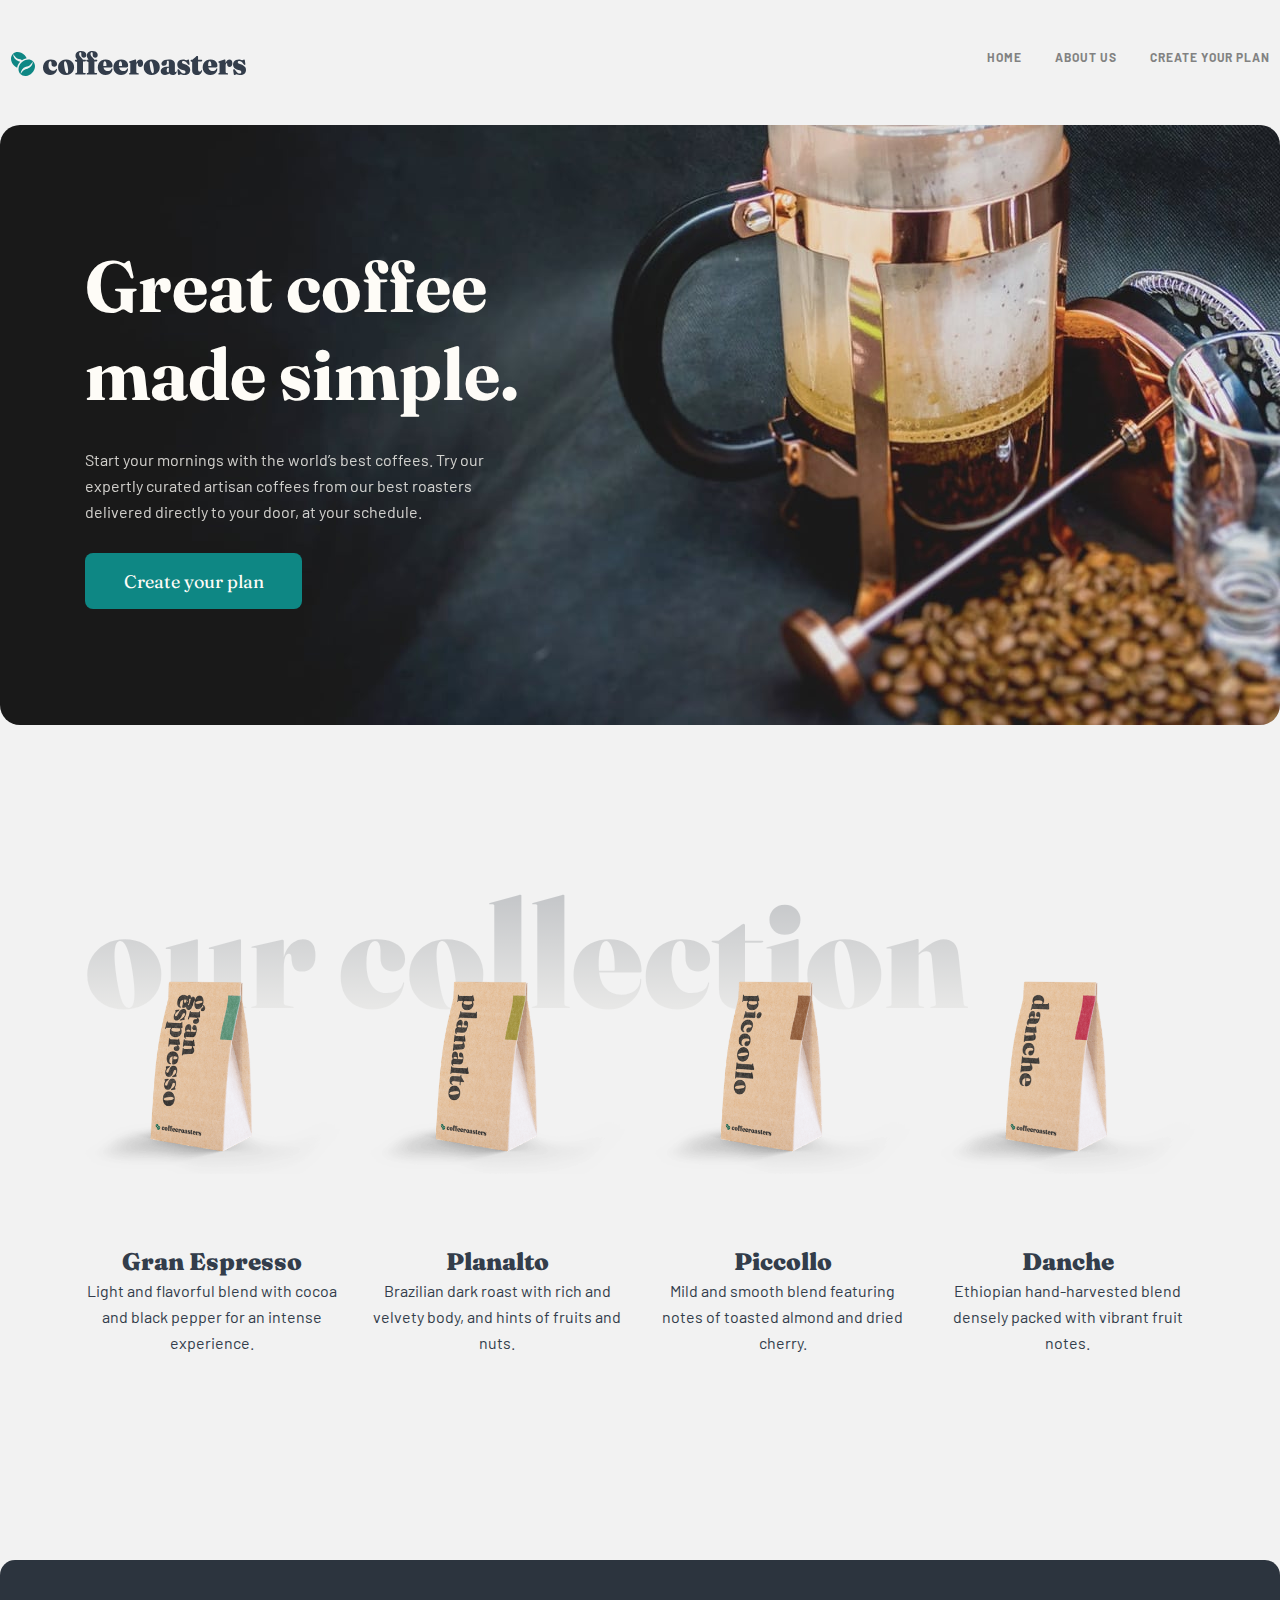
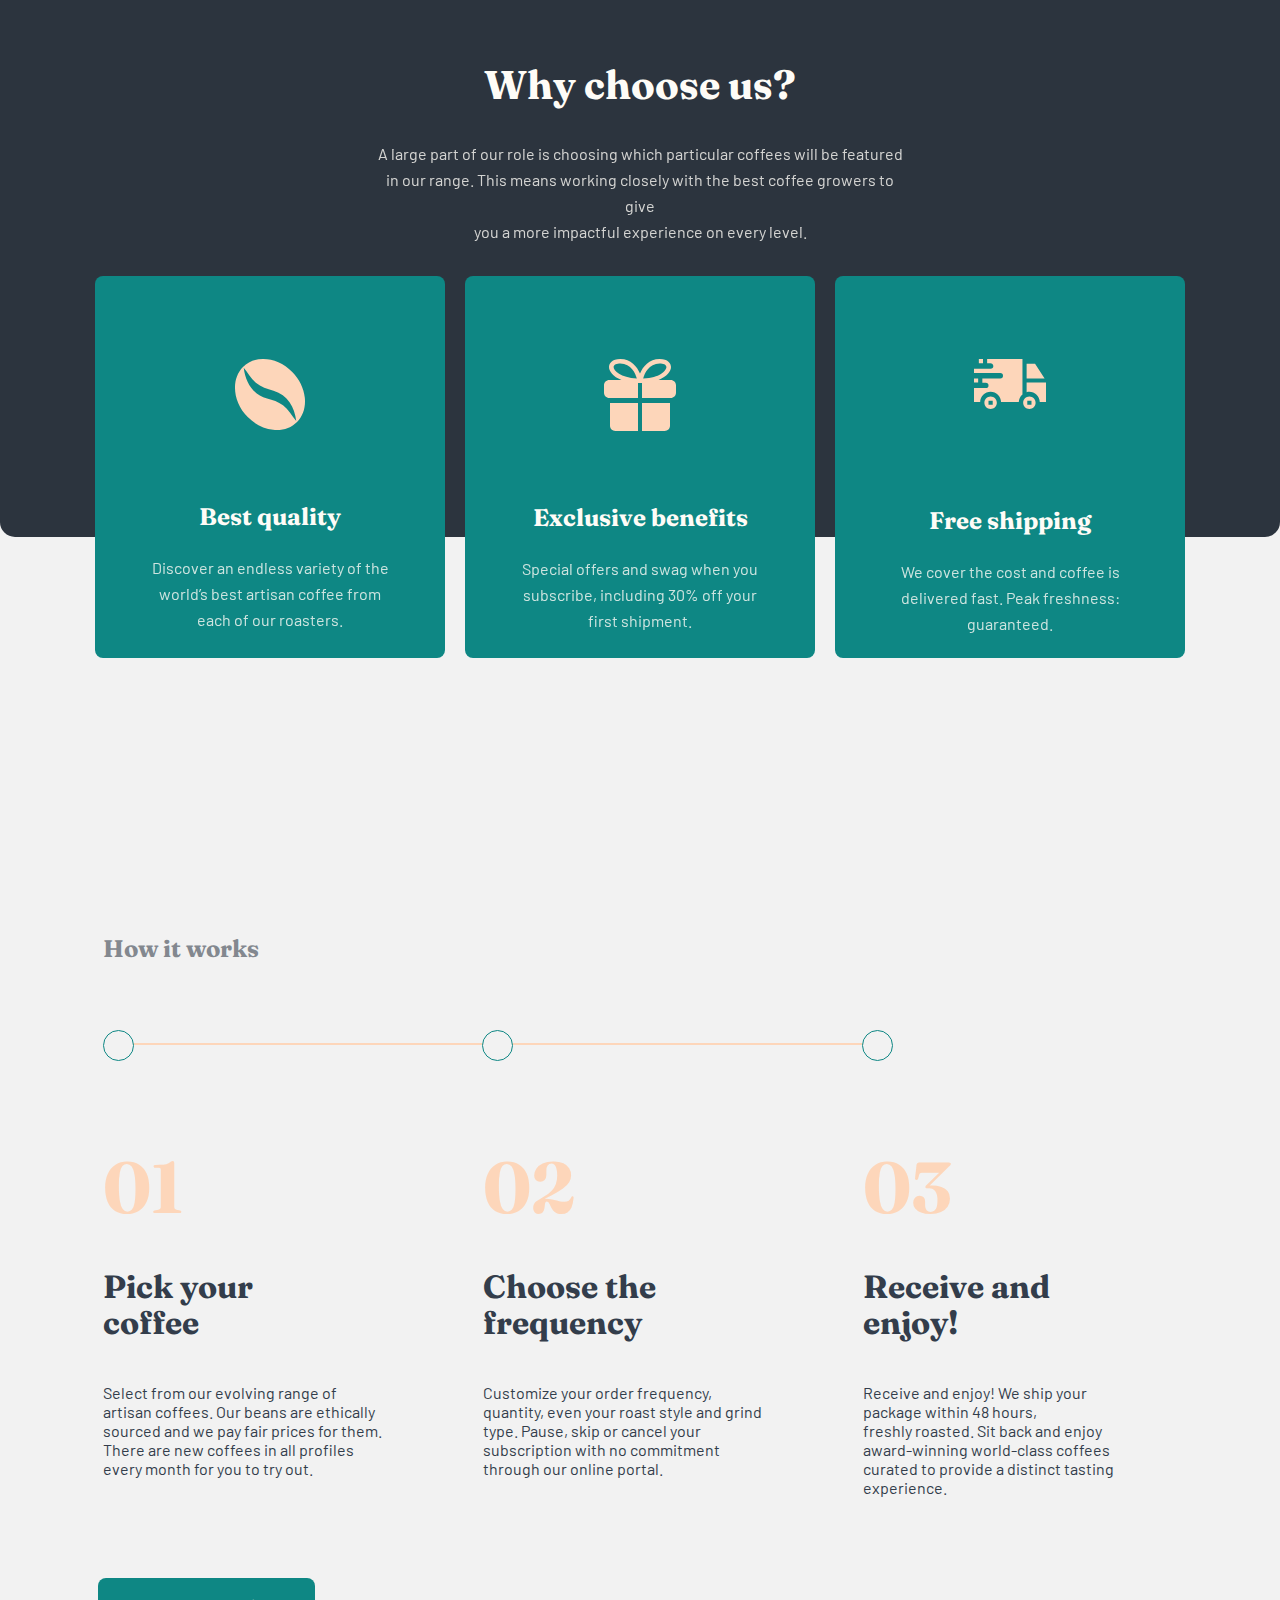
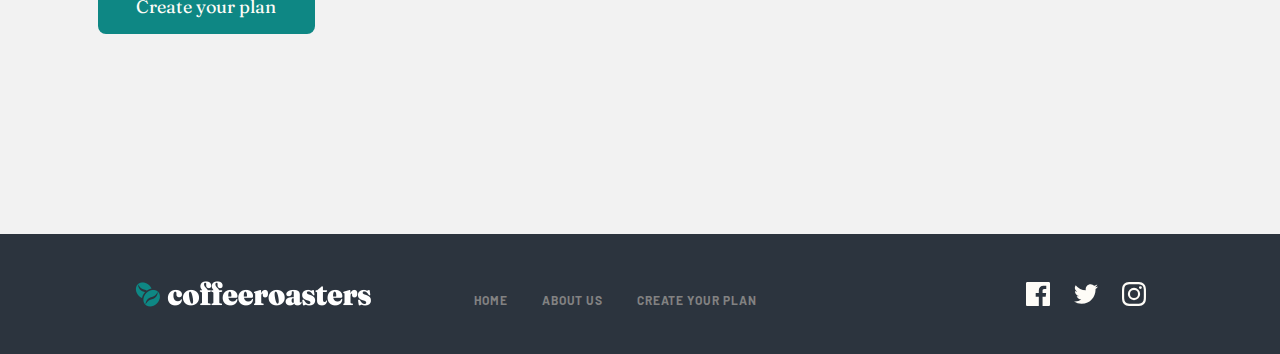
<file: index.html>
<!DOCTYPE html>
<html lang="en">
  <head>
    <meta charset="UTF-8" />
    <meta name="viewport" content="width=device-width, initial-scale=1.0" />

    <link
      rel="icon"
      type="image/svg"
      sizes="32x32"
      href="./assets/home/desktop/icon-coffee-bean.svg"
    />
    <link rel="stylesheet" href="styles.css" />
    <link rel="stylesheet" href="index.css" />

    <title>Coffeeroasters subscription site</title>
  </head>
  <body>
    <header>
      <nav>
        <a class="nav-logo" href="#"
          ><img src="./assets/shared/desktop/logo.svg" alt="logo"
        /></a>

        <ul class="nav-items">
          <li><a href="/index.html">HOME</a></li>
          <li><a href="/about.html">ABOUT US</a></li>
          <li><a href="plan.html">CREATE YOUR PLAN</a></li>
        </ul>
      </nav>
    </header>

    <div class="hero">
      <div class="hero-txt">
        <h1>
          Great coffee <br />
          made simple.
        </h1>

        <p>
          Start your mornings with the world’s best coffees. Try our <br />
          expertly curated artisan coffees from our best roasters <br />
          delivered directly to your door, at your schedule.
        </p>
        <a href="./plan.html">
          <button class="create-plan-btn">Create your plan</button>
        </a>
      </div>
    </div>

    <div class="collection">
      <h1>our collection</h1>

      <div class="coffee-roasts">
        <img
          src="./assets/home/desktop/image-gran-espresso.png"
          alt="Gran-Espresso"
        />
        <img src="./assets/home/desktop/image-planalto.png" alt="Planalto" />
        <img src="./assets/home/desktop/image-piccollo.png" alt="Piccollo" />
        <img src="./assets/home/desktop/image-danche.png" alt="Danche" />
      </div>
      <div class="roasts-info">
        <div class="roast">
          <h3>Gran Espresso</h3>
          <p>
            Light and flavorful blend with cocoa and black pepper for an intense
            experience.
          </p>
        </div>
        <div class="roast">
          <h3>Planalto</h3>
          <p>
            Brazilian dark roast with rich and velvety body, and hints of fruits
            and nuts.
          </p>
        </div>
        <div class="roast">
          <h3>Piccollo</h3>
          <p>
            Mild and smooth blend featuring notes of toasted almond and dried
            cherry.
          </p>
        </div>
        <div class="roast">
          <h3>Danche</h3>
          <p>
            Ethiopian hand-harvested blend densely packed with vibrant fruit
            notes.
          </p>
        </div>
      </div>
    </div>

    <div class="services">
      <div class="services-text">
        <h2>Why choose us?</h2>
        <p>
          A large part of our role is choosing which particular coffees will be
          featured <br />
          in our range. This means working closely with the best coffee growers
          to give <br />
          you a more impactful experience on every level.
        </p>
      </div>
    </div>
    <div class="services-boxes">
      <div class="service">
        <img
          src="./assets/home/desktop/icon-coffee-bean.svg "
          alt="coffee-bean"
        />
        <h4>Best quality</h4>
        <p>
          Discover an endless variety of the world’s best artisan coffee from
          each of our roasters.
        </p>
      </div>
      <div class="service">
        <img src="./assets/home/desktop/icon-gift.svg" alt="gift" />
        <h4>Exclusive benefits</h4>
        <p>
          Special offers and swag when you subscribe, including 30% off your
          first shipment.
        </p>
      </div>
      <div id="shipping">
        <img
          height="50"
          src="./assets/home/desktop/icon-truck.svg"
          alt="truck"
        />
        <h4>Free shipping</h4>
        <p>
          We cover the cost and coffee is delivered fast. Peak freshness:
          guaranteed.
        </p>
      </div>
    </div>

    <div class="plan-steps">
      <h4>How it works</h4>
      <div class="line"></div>
      <div class="circles">
        <div class="circle"></div>
        <div class="circle"></div>
        <div class="circle"></div>
      </div>

      <div class="steps">
        <div class="step">
          <h1>01</h1>
          <h3>
            Pick your <br />
            coffee
          </h3>
          <p>
            Select from our evolving range of artisan coffees. Our beans are
            ethically sourced and we pay fair prices for them. There are new
            coffees in all profiles every month for you to try out.
          </p>
        </div>
        <div class="step">
          <h1>02</h1>
          <h3>
            Choose the <br />
            frequency
          </h3>
          <p>
            Customize your order frequency, quantity, even your roast style and
            grind type. Pause, skip or cancel your subscription with no
            commitment through our online portal.
          </p>
        </div>
        <div class="step">
          <h1>03</h1>
          <h3>
            Receive and <br />
            enjoy!
          </h3>
          <p>
            Receive and enjoy! We ship your package within 48 hours, <br />
            freshly roasted. Sit back and enjoy <br />
            award-winning world-class coffees <br />
            curated to provide a distinct tasting <br />
            experience.
          </p>
        </div>
      </div>
    </div>
    <div class="button">
      <a href="./plan.html">
        <button class="create-plan-btn">Create your plan</button>
      </a>
    </div>
    <footer>
      <div class="content">
        <img
          width="236"
          height="26"
          src="./assets/shared/desktop/footer-logo.png"
          alt="logo"
        />
        <ul class="nav-items">
          <li><a href="index.html">HOME</a></li>
          <li><a href="./about.html">ABOUT US</a></li>
          <li><a href="/plan.html">CREATE YOUR PLAN</a></li>
        </ul>
      </div>
      <div class="socials">
        <img
          src="./assets/shared/desktop/icon-facebook.svg"
          alt="icon-facebook"
        />
        <img
          src="./assets/shared/desktop/icon-twitter.svg"
          alt="icon-twitter"
        />
        <img
          src="./assets/shared/desktop/icon-instagram.svg"
          alt="icon-instagram"
        />
      </div>
    </footer>
  </body>
</html>
</file>
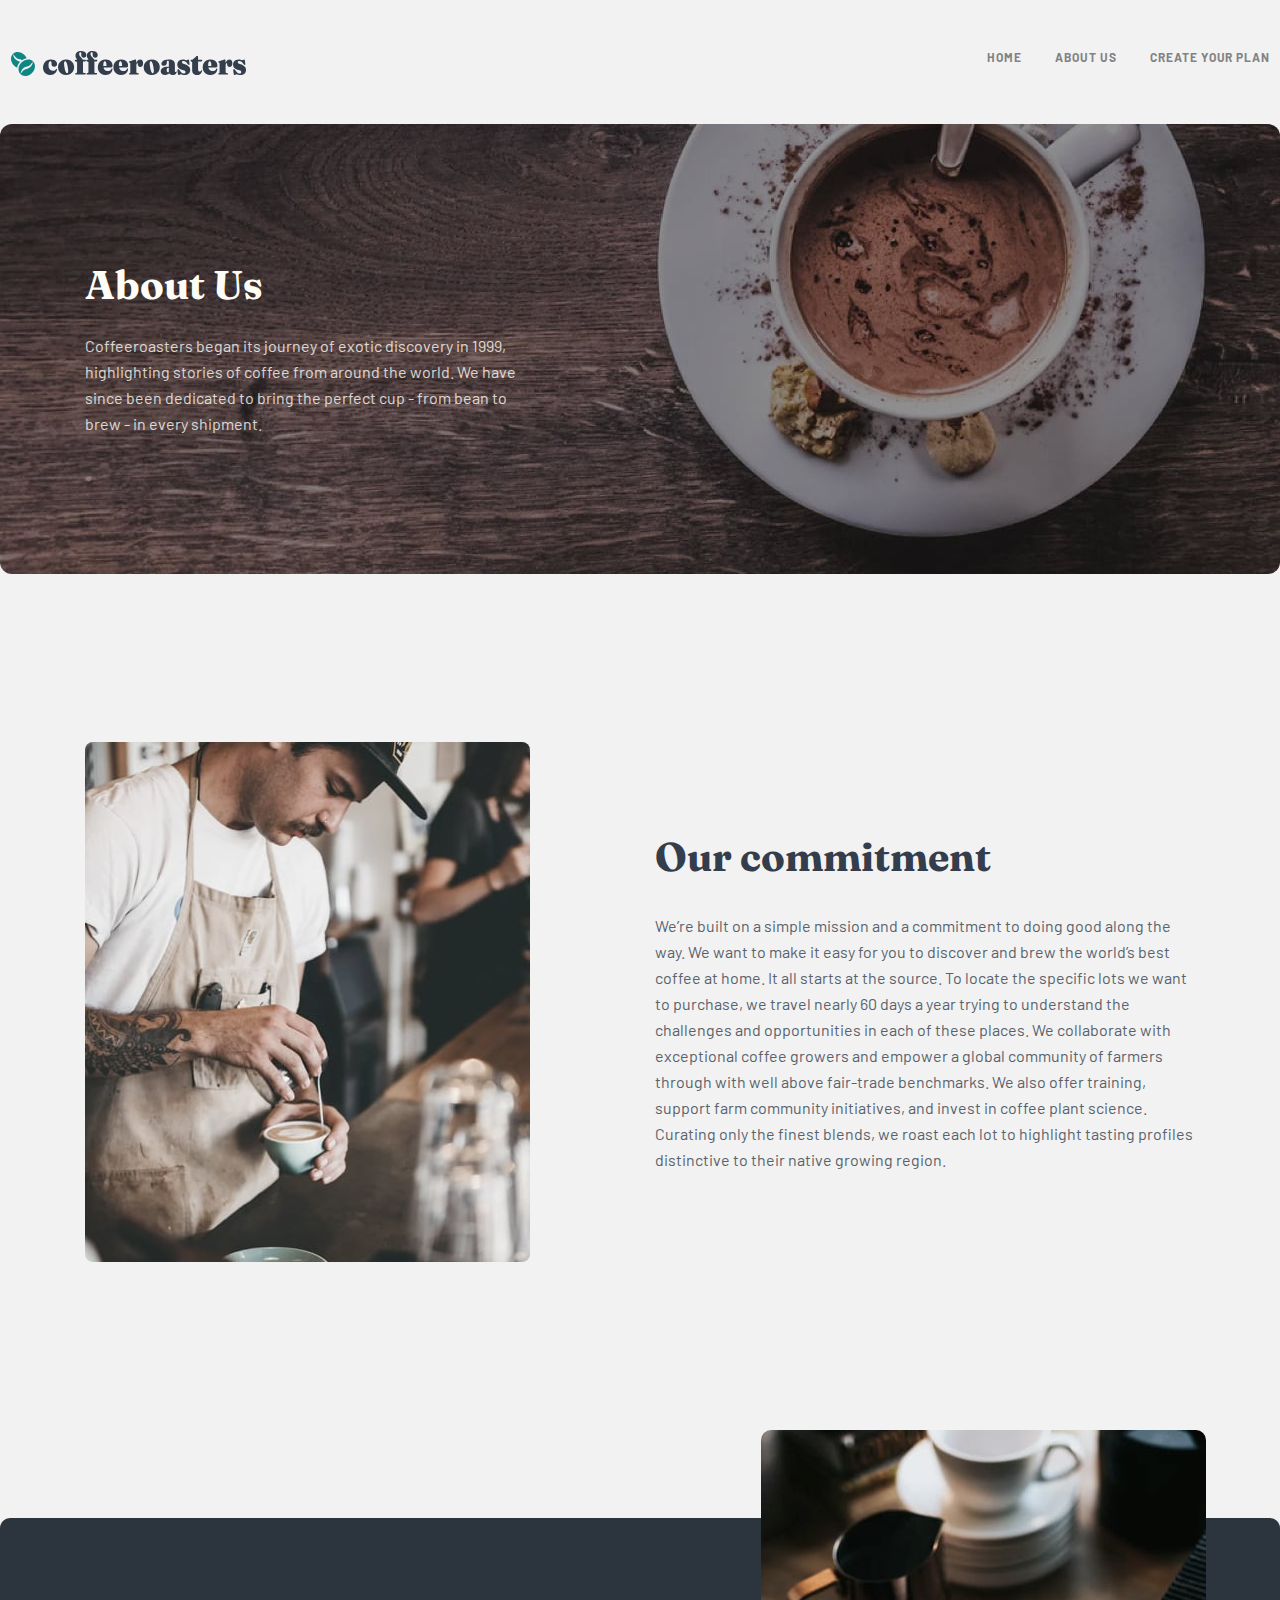
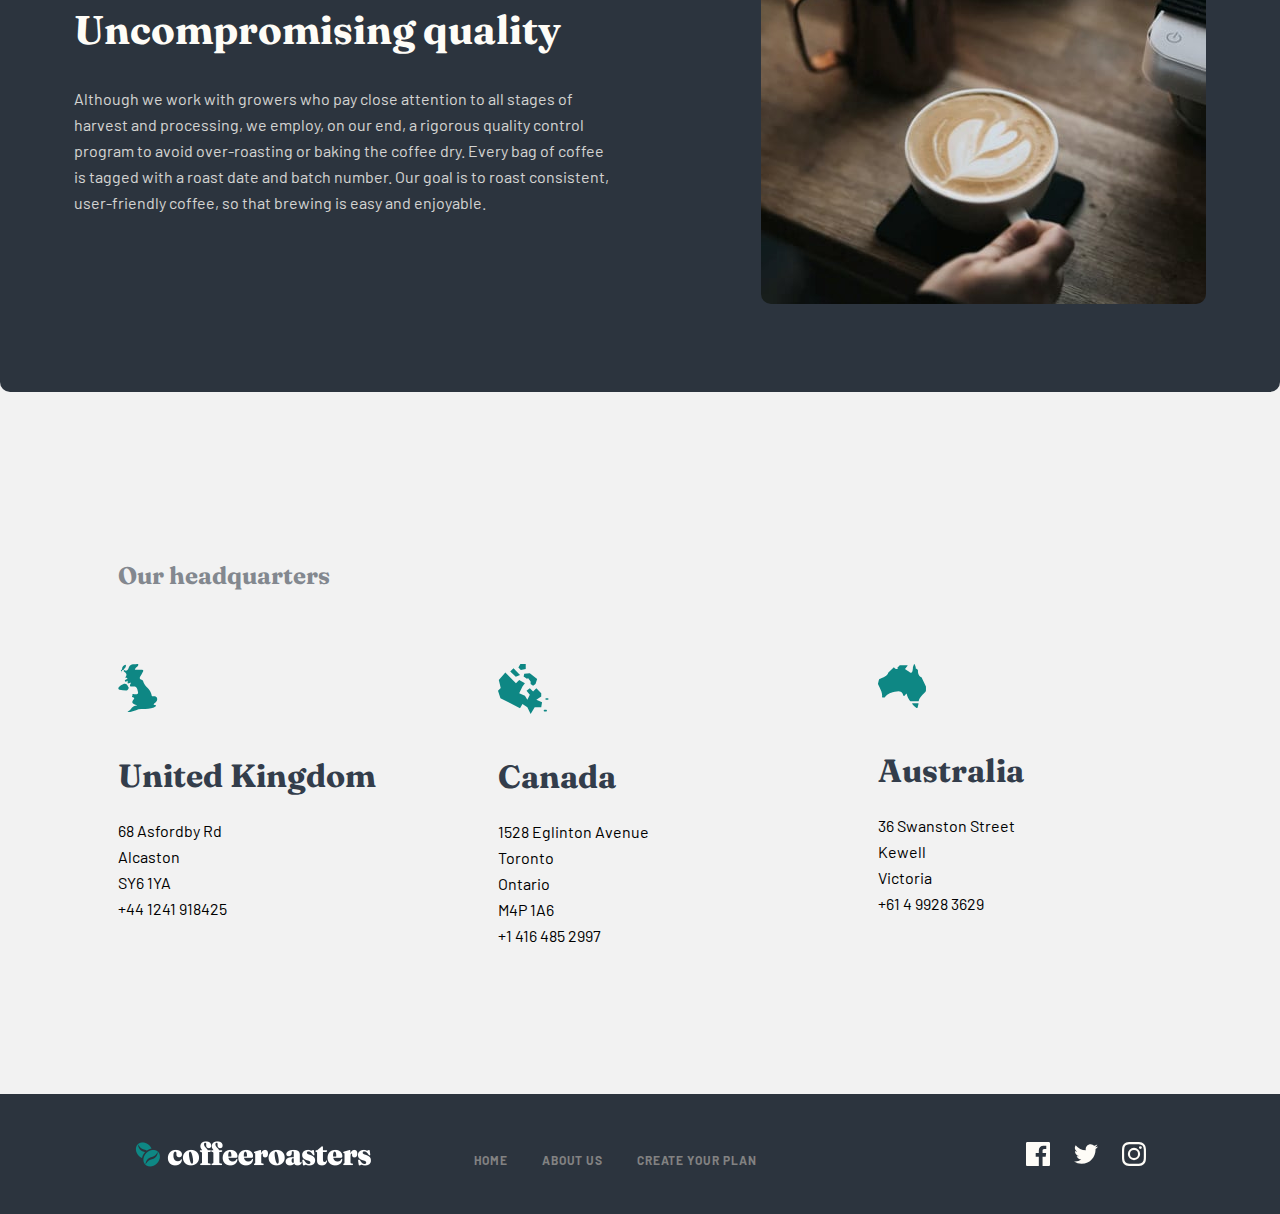
<file: about.html>
<!DOCTYPE html>
<html lang="en">

<head>
  <meta charset="UTF-8">
  <meta name="viewport" content="width=device-width, initial-scale=1.0">

  <link rel="icon" type="image/svg" sizes="32x32" href="./assets/home/desktop/icon-coffee-bean.svg">
  <link rel="stylesheet" href="styles.css">
  <link rel="stylesheet" href="about.css">

  <title>Coffeeroasters subscription site</title>
</head>

<body>
  <header>
    <nav>
      <a class="nav-logo" href="#"
        ><img src="./assets/shared/desktop/logo.svg" alt="logo"
      /></a>

      <ul class="nav-items">
        <li><a href="/index.html">HOME</a></li>
        <li><a href="/about.html">ABOUT US</a></li>
        <li><a href="/plan.html">CREATE YOUR PLAN</a></li>
      </ul>
    </nav>
  </header>

  <div class="hero">
    <div class="hero-txt">
      <h2>About Us</h2>
      <p>
        Coffeeroasters began its journey of exotic discovery in 1999, highlighting stories of coffee from around the world. We have since been dedicated to bring the perfect cup - from bean to brew - in every shipment.
      </p>
    </div>
  </div>

  <div class="commitment">
    <img src="./assets/about/desktop/image-commitment.jpg" alt="commitment">
    <div class="commitment-txt">
      <h2>Our commitment</h2>
      <p>
        We’re built on a simple mission and a commitment to doing good along the <br> way. We want to make it easy for you to discover and brew the world’s best <br> coffee at home. It all starts at the source. To locate the specific lots we want <br> to purchase, we travel nearly 60 days a year trying to understand the challenges and opportunities in each of these places. We collaborate with exceptional coffee growers and empower a global community of farmers through with well above fair-trade benchmarks. We also offer training, support farm community initiatives, and invest in coffee plant science. Curating only the finest blends, we roast each lot to highlight tasting profiles distinctive to their native growing region.
      </p>
    </div>
  </div>

  <div class="quality">
    <div class="quality-txt">
      <h2>Uncompromising quality</h2>
      <p>
        Although we work with growers who pay close attention to all stages of harvest and processing, we employ, on our end, a rigorous quality control program to avoid over-roasting or baking the coffee dry. Every bag of coffee is tagged with a roast date and batch number. Our goal is to roast consistent, user-friendly coffee, so that brewing is easy and enjoyable. 
      </p>
    </div>
    <img src="./assets/about/desktop/image-quality.jpg" alt="quality">
  </div>

  <div class="headquarters">
    <h4>Our headquarters</h4>

    <div class="countries">
      <div class="country">
        <img src="./assets/about/desktop/illustration-uk.svg" width="40.84" height="49.07" alt="illustration-uk">
        <h3>United Kingdom</h3>
        <p>
          68 Asfordby Rd <br>
          Alcaston <br>
          SY6 1YA <br>
          +44 1241 918425 
        </p>
      </div>
      <div class="country">
        <img src="./assets/about/desktop/illustration-canada.svg" width="51.56" height="49.96" alt="Canada">
        <h3>Canada</h3>
        <p>
          1528 Eglinton Avenue <br>
          Toronto <br>
          Ontario <br>
          M4P 1A6 <br>
          +1 416 485 2997 
        </p>
      </div>
      <div class="country">
        <img src="./assets/about/desktop/illustration-australia.svg" width="48.97" height="43.94" alt="Australia">
        <h3>Australia</h3>
        <p>
          36 Swanston Street <br>
          Kewell <br>
          Victoria <br>
          +61 4 9928 3629 
        </p>
      </div>

    </div>
  </div>

  <footer>
    <div class="content">
      <img
        width="236"
        height="26"
        src="./assets/shared/desktop/footer-logo.png"
        alt="logo"
      />
      <ul class="nav-items">
        <li><a href="/index.html">HOME</a></li>
        <li><a href="/about.html">ABOUT US</a></li>
        <li><a href="/plan.html">CREATE YOUR PLAN</a></li>
      </ul>
    </div>
    <div class="socials">
      <img
        src="./assets/shared/desktop/icon-facebook.svg"
        alt="icon-facebook"
      />
      <img
        src="./assets/shared/desktop/icon-twitter.svg"
        alt="icon-twitter"
      />
      <img
        src="./assets/shared/desktop/icon-instagram.svg"
        alt="icon-instagram"
      />
    </div>
  </footer>
  <!-- Home
  About us
  Create your plan

  About us
  Coffeeroasters began its journey of exotic discovery in 1999, highlighting stories of 
  coffee from around the world. We have since been dedicated to bring the perfect cup - from 
  bean to brew - in every shipment.
  
  Our commitment
  We’re built on a simple mission and a commitment to doing good along the way. We want to 
  make it easy for you to discover and brew the world’s best coffee at home. It all starts 
  at the source. To locate the specific lots we want to purchase, we travel nearly 60 days 
  a year trying to understand the challenges and opportunities in each of these places.
  We collaborate with exceptional coffee growers and empower a global community of farmers 
  through with well above fair-trade benchmarks. We also offer training, support farm community 
  initiatives, and invest in coffee plant science. Curating only the finest blends, we roast 
  each lot to highlight tasting profiles distinctive to their native growing region.
  
  Uncompromising quality
  Although we work with growers who pay close attention to all stages of harvest and processing, 
  we employ, on our end, a rigorous quality control program to avoid over-roasting or baking the 
  coffee dry. Every bag of coffee is tagged with a roast date and batch number. Our goal is to roast 
  consistent, user-friendly coffee, so that brewing is easy and enjoyable.

  Our headquarters

  United Kingdom
  68 Asfordby Rd
  Alcaston
  SY6 1YA
  +44 1241 918425

  Canada
  1528 Eglinton Avenue
  Toronto
  Ontario M4P 1A6
  +1 416 485 2997

  Australia
  36 Swanston Street
  Kewell
  Victoria
  +61 4 9928 3629

  Home
  About us
  Create your plan -->
</body>

</html>
</file>
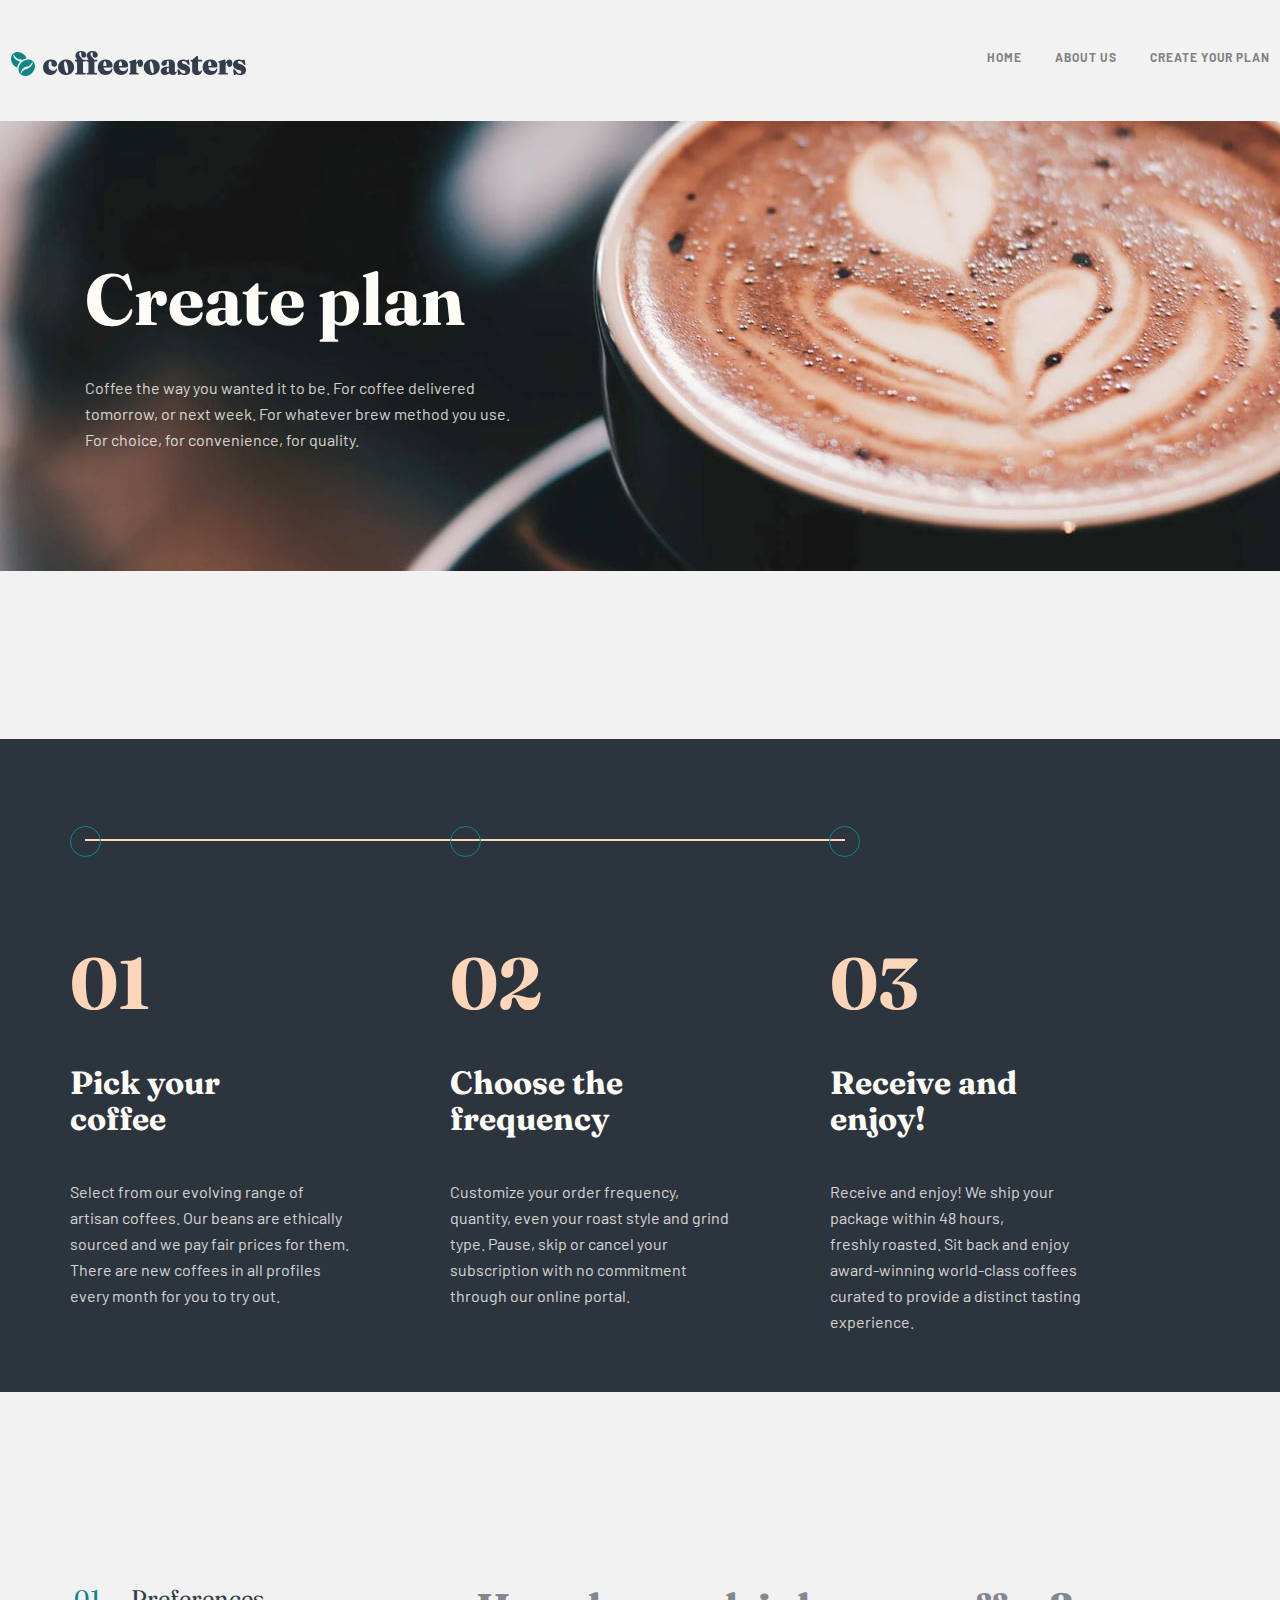
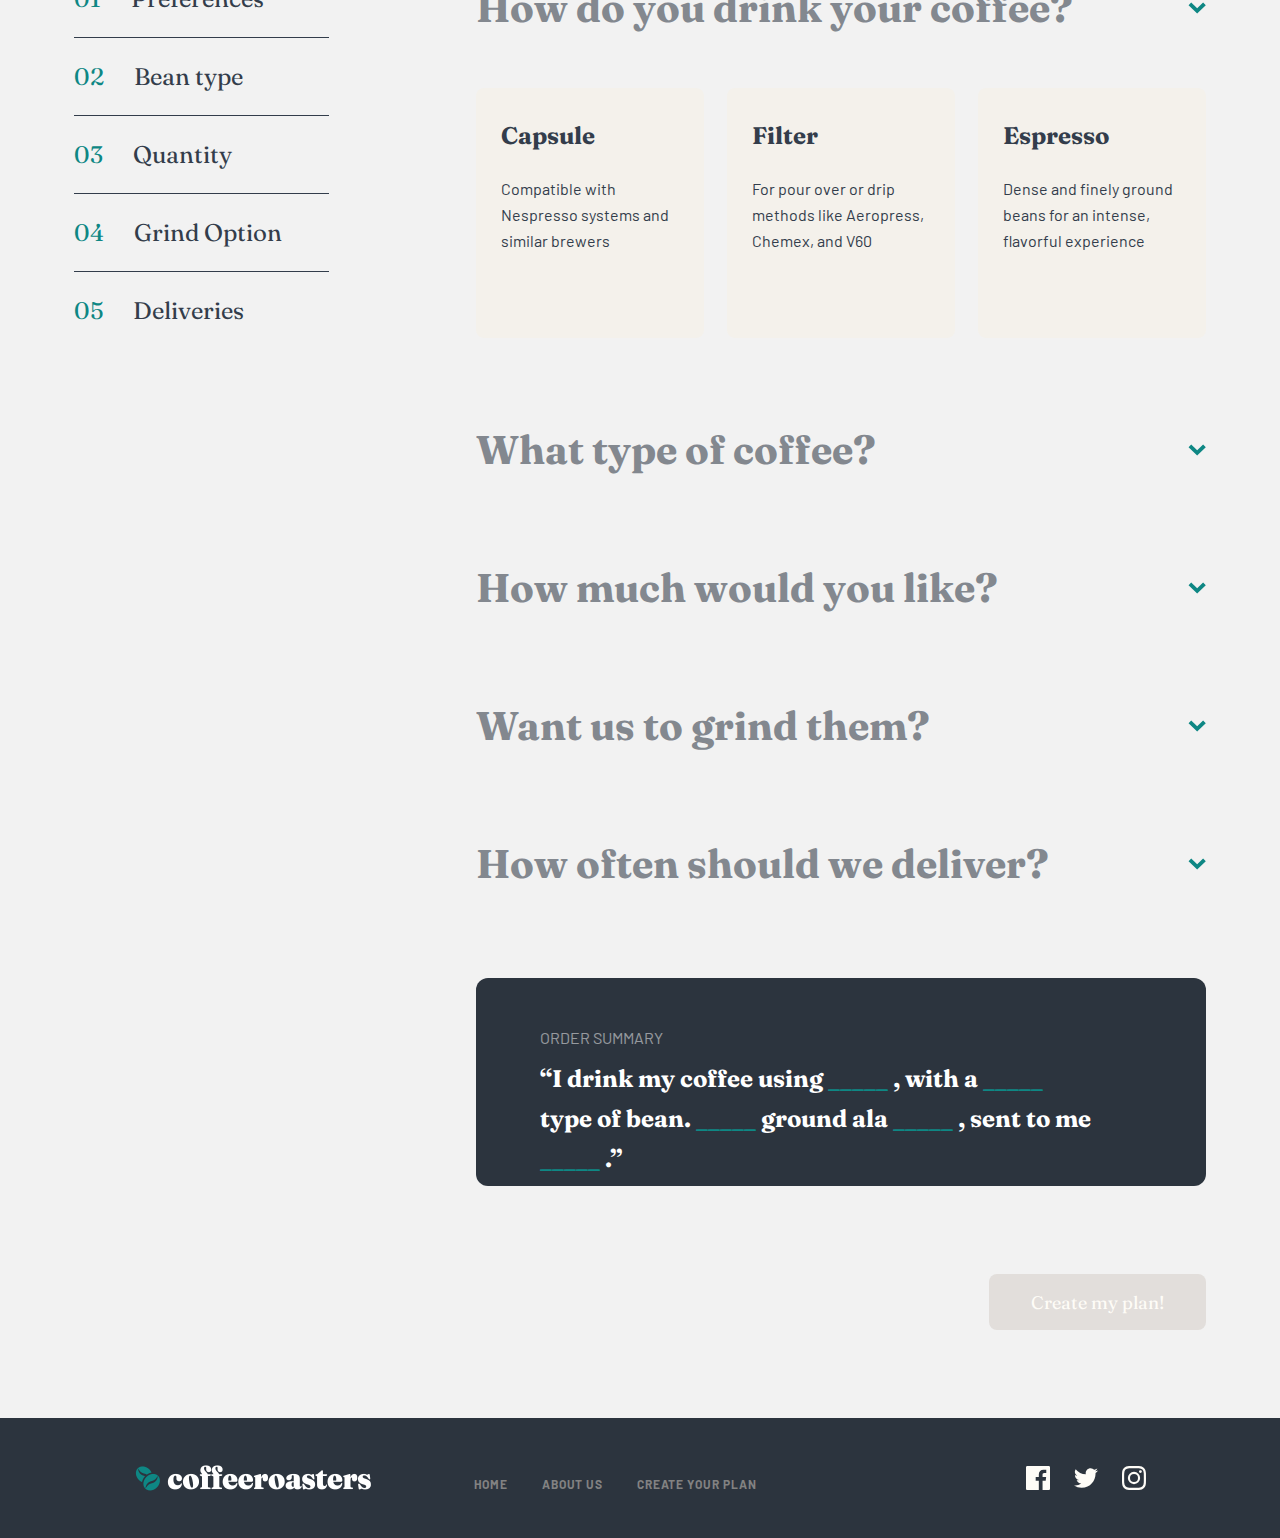
<file: plan.html>
<head>
  <meta charset="UTF-8">
  <meta name="viewport" content="width=device-width, initial-scale=1.0">

  <link rel="icon" type="image/png" sizes="32x32" href="./assets/home/desktop/icon-coffee-bean.svg">
  <link rel="stylesheet" href="styles.css">
  <link rel="stylesheet" href="/plan.css">

  <title>Frontend Mentor | Coffeeroasters subscription site</title>
</head>

<body>
  <header>
    <nav>
      <a class="nav-logo" href="#"
        ><img src="./assets/shared/desktop/logo.svg" alt="logo"
      /></a>

      <ul class="nav-items">
        <li><a href="/index.html">HOME</a></li>
        <li><a href="/about.html">ABOUT US</a></li>
        <li><a href="plan.html">CREATE YOUR PLAN</a></li>
      </ul>
    </nav>
  </header>

  <div class="hero">
    <div class="hero-txt">
      <h1>Create plan</h1>
      <p>
        Coffee the way you wanted it to be. For coffee delivered tomorrow, or next week. For whatever brew method you use. For choice, for convenience, for quality.
      </p>
    </div>
  </div>

  <div class="plan-steps">
    <div class="line"></div>
    <div class="circles">
      <div class="circle"></div>
      <div class="circle"></div>
      <div class="circle"></div>
    </div>

    <div class="steps">
      <div class="step">
        <h1>01</h1>
        <h3>
          Pick your <br />
          coffee
        </h3>
        <p>
          Select from our evolving range of artisan coffees. Our beans are
          ethically sourced and we pay fair prices for them. There are new
          coffees in all profiles every month for you to try out.
        </p>
      </div>
      <div class="step">
        <h1>02</h1>
        <h3>
          Choose the <br />
          frequency
        </h3>
        <p>
          Customize your order frequency, quantity, even your roast style and
          grind type. Pause, skip or cancel your subscription with no
          commitment through our online portal.
        </p>
      </div>
      <div class="step">
        <h1>03</h1>
        <h3>
          Receive and <br />
          enjoy!
        </h3>
        <p>
          Receive and enjoy!
          We ship your package within 48 hours, <br> freshly roasted. Sit back and enjoy <br> award-winning
          world-class coffees <br> curated to provide a distinct tasting <br> experience.
        </p>
      </div>
    </div>
  </div>

  <div class="section-plan">

    <div class="plan-navigation">
      <div class="plan-item">
        01 <span>Preferences</span>
      </div>
      <div class="plan-item">
        02 <span>Bean type</span>
      </div>
      <div class="plan-item">
        03 <span> Quantity</span>
      </div>
      <div class="plan-item">
        04 <span>Grind Option</span>
      </div>
      <div id="plan-item">
        05 <span>Deliveries</span>
      </div>
    </div>

    <div class="accordion-section">
      <div class="accordion-item-default" id="accordion-1">
        <div class="accordion-heading">
        <h2>How do you drink your coffee?</h2>
        <img width="18.19" height="11.92" src="./assets/plan/desktop/icon-arrow.svg" alt="icon-arrow">
      </div>
        <div class="accordion-boxes">
          <div id="box-1" class="box boxes1">
            <h4>Capsule</h4>
            <p>
              Compatible with Nespresso systems and similar brewers
            </p>
          </div>
          <div id="box-2" class="box boxes1">
            <h4>Filter</h4>
            <p>
              For pour over or drip methods like Aeropress, Chemex, and V60
            </p>
          </div>
          <div id="box-3" class="box boxes1">
            <h4>Espresso</h4>
            <p>
              Dense and finely ground beans for an intense, flavorful experience
            </p>
          </div>
        </div>
      </div>

      <div class="accordion-item" id="accordion-2">
        <div class="accordion-heading">
        <h2>What type of coffee?</h2>
        <img width="18.19" height="11.92" src="./assets/plan/desktop/icon-arrow.svg" alt="icon-arrow">
      </div>
        <div class="accordion-boxes">
          <div id="box-4" class="box boxes2">
            <h4>Single Origin</h4>
            <p>
              Distinct, high quality coffee from a specific family-owned farm
            </p>
          </div>
          <div id="box-5" class="box boxes2">
            <h4>Decaf</h4>
            <p>
              Just like regular coffee, except the caffeine has been removed
            </p>
          </div>
          <div id="box-6" class="box boxes2">
            <h4>Blended</h4>
            <p>
              Combination of two or three dark roasted beans of organic coffees
            </p>
          </div>
        </div>
      </div>

      <div class="accordion-item" id="accordion-3">
        <div class="accordion-heading">
        <h2>How much would you like?</h2>
        <img width="18.19" height="11.92" src="./assets/plan/desktop/icon-arrow.svg" alt="icon-arrow">
      </div>
        <div class="accordion-boxes">
          <div id="box-7" class="box boxes3">
            <h4>250g</h4>
            <p>
              Perfect for the solo drinker. Yields about 12 delicious cups.
            </p>
          </div>
          <div id="box-8" class="box boxes3">
            <h4>500g</h4>
            <p>
              Perfect option for a couple. Yields about 40 delectable cups.
            </p>
          </div>
          <div id="box-9" class="box boxes3">
            <h4>1000g</h4>
            <p>
              Perfect for offices and events. Yields about 90 delightful cups.
            </p>
          </div>
        </div>
      </div>

      <div class="accordion-item" id="accordion-4">
        <div class="accordion-heading">
        <h2>Want us to grind them?</h2>
        <img width="18.19" height="11.92" src="./assets/plan/desktop/icon-arrow.svg" alt="icon-arrow">
      </div>
        <div class="accordion-boxes">
          <div id="box-10" class="box boxes4">
            <h4>Wholebean</h4>
            <p>
              Best choice if you cherish the full sensory experience
            </p>
          </div>
          <div id="box-11" class="box boxes4">
            <h4>Filter</h4>
            <p>
              For drip or pour-over coffee methods such as V60 or Aeropress
            </p>
          </div>
          <div id="box-12" class="box boxes4">
            <h4>Cafetiére</h4>
            <p>
              Course ground beans specially suited for french press coffee
            </p>
          </div>
        </div>
      </div>

      <div class="accordion-item" id="accordion-5">
        <div class="accordion-heading">
        <h2>How often should we deliver?</h2>
        <img width="18.19" height="11.92" src="./assets/plan/desktop/icon-arrow.svg" alt="icon-arrow">
      </div>
        <div class="accordion-boxes">
          <div id="box-13" class="box boxes5">
            <h4>Every week</h4>
            <p>
              $7.20 per shipment. Includes free first-class shipping.
            </p>
          </div>
          <div class="box boxes5">
            <h4 id="box-14">Every 2 weeks</h4>
            <p>
              $9.60 per shipment. Includes free priority shipping.
            </p>
          </div>
          <div id="box-15" class="box boxes5">
            <h4>Every month</h4>
            <p>
              $12.00 per shipment. Includes free priority shipping.
            </p>
          </div>
        </div>
      </div>

      <div class="order-summary">
        <p>ORDER SUMMARY</p>
        <h4 id="summary">“I drink my coffee using <span> _____ </span>, with a <span> _____ </span> <br> type of bean. <span>_____ </span> ground ala <span> _____ </span> , sent to me <span> _____ </span>.”</h4>
      </div>

      <div class="button">
      <button class="create-plan-btn disabled">
        Create my plan!
      </button>
      </div>

    </div>


  </div>

  <div class="popup">
    <div class="heading-popup">
      <h2>Order Summary</h2>
    </div>
    <h4 class="summary-order">

    </h4>
    <p>
      Is this correct? You can proceed to checkout or go back to plan selection if something is off. Subscription discount codes can also be redeemed at the checkout. 
    </p>
    <div class="checkout">
      <h3>$14.00/mo</h3>
      <button>Checkout</button>
    </div>
  </div>

  <footer>
    <div class="content">
      <img
        width="236"
        height="26"
        src="./assets/shared/desktop/footer-logo.png"
        alt="logo"
      />
      <ul class="nav-items">
        <li><a href="index.html">HOME</a></li>
        <li><a href="./about.html">ABOUT US</a></li>
        <li><a href="/plan.html">CREATE YOUR PLAN</a></li>
      </ul>
    </div>
    <div class="socials">
      <img
        src="./assets/shared/desktop/icon-facebook.svg"
        alt="icon-facebook"
      />
      <img
        src="./assets/shared/desktop/icon-twitter.svg"
        alt="icon-twitter"
      />
      <img
        src="./assets/shared/desktop/icon-instagram.svg"
        alt="icon-instagram"
      />
    </div>
  </footer>


  <!-- Home
  About us
  Create your plan

  Create a plan
  Build a subscription plan that best fits your needs. We offer an assortment of the best 
  artisan coffees from around the globe delivered fresh to your door.

  01
  Pick your coffee
  Select from our evolving range of artisan coffees. Our beans are ethically
  sourced and we pay fair prices for them. There's new coffees in all profiles
  every month for you to try out.
  
  02
  Choose the frequency
  Customize your order frequency, quantity, even your roast style and grind type.
  Pause, skip or cancel your subscription with no commitment through our online portal.
  
  03
  Receive and enjoy!
  We ship your package within 48 hours, freshly roasted. Sit back and enjoy award-winning
  world-class coffees curated to provide a distinct tasting experience.

  01 Preferences
  02 Bean type
  03 Quantity
  04 Grind option
  05 Deliveries

  How do you drink your coffee?

  Capsule
  Compatible with Nespresso systems and similar brewers

  Filter
  For pour over or drip methods like Aeropress, Chemex, and V60

  Espresso
  Dense and finely ground beans for an intense, flavorful experience

  What type of coffee?

  Single origin
  Distinct, high quality coffee from a specific family-owned farm

  Decaf
  Just like regular coffee, except the caffeine has been removed

  Blended
  Combination of two or three dark roasted beans of organic coffees

  How much would you like?
  250g
  Perfect for the solo drinker. Yields about 12 delicious cups.
  
  500g
  Perfect option for a couple. Yields about 40 delectable cups.

  1000g
  Perfect for offices and events. Yields about 90 delightful cups.

  Want us to grind them?

  Wholebean
  Best choice if you cherish the full sensory experience

  Filter
  For drip or pour-over coffee methods such as V60 or Aeropress

  Cafetiére
  Course ground beans specially suited for french press coffee

  How often should we deliver?

  Every week
  $14.00 per shipment. Includes free first-class shipping.

  Every 2 weeks
  $17.25 per shipment. Includes free priority shipping.

  Every month
  $22.50 per shipment. Includes free priority shipping.

  Order Summary
  “I drink coffee _____, with a _____ type of bean. _____ ground ala _____, 
  sent to me _____.”

  Create my plan!

 --model
  Order Summary

  “I drink coffee _____, with a _____ type of bean. _____ ground ala _____,
  sent to me _____.”

  Is this correct? You can proceed to checkout or go back to plan selection if something 
  is off. Subscription discount codes can also be redeemed at the checkout.

  $_____/month

  Checkout


  Home
  About us
  Create your plan -->
 <script src="./script.js"></script> 
</body>

</html>
</file>
<file: styles.css>
@import url('https://fonts.googleapis.com/css2?family=Fraunces:wght@900&display=swap');
/* font-family: 'Fraunces', serif; */

@import url('https://fonts.googleapis.com/css2?family=Barlow:wght@400;700&display=swap');
/* font-family: 'Barlow', sans-serif; */

:root {
    --dark-cyan: #0E8784;
    --dark-grey-blue: #333D4B;
    --pale-orange: #FDD6BA;
    --light-cream: #FEFCF7;
    --grey: #83888F;
    --btn-accordion-hover: #66D2CF;
}

* {
    margin: 0;
    padding: 0;
    box-sizing: border-box;
    scroll-behavior: smooth;
}

h1,
h2,
h3,
h4,
h5,
h6 {
    font-family: 'Fraunces', serif;
}

p {
   font-family: 'Barlow', sans-serif; 
}

ul {
    display: flex;
    list-style-type: none;
}

a {
    text-decoration: none;
    color: inherit;
}

body {
    display: flex;
    flex-direction: column;
    align-items: center;
    width: 100%;
    background: #F2F2F2;
}

nav {
    display: flex;
    justify-content: space-between;
    width: 1260px;
    margin-top: 50px;

}

.nav-items {
    display: flex;
    color: #828282;
    font-size: 12px;
    justify-content: space-between;
    font-weight: 700;
    width: 283px;
    letter-spacing: 0.92px;
    font-family: 'Barlow', sans-serif;
}

footer {
    display: flex;
    justify-content: space-around;
    align-items: center;
    width: 1280px;
    height: 120px;
    background-color: #2C343E;
}

.content {
    display: flex;
    align-items: flex-end;
    justify-content: space-between;
    width: 622px;
    height: 26px;
}

.socials {
    display: flex;
    justify-content: space-between;
    align-items: center;
    width: 120px;
}
</file>
<file: index.css>
.hero {
    width: 1280px;
    height: 600px;
    background-image: url(./assets/home/desktop/image-hero-coffeepress.jpg);
    background-repeat: no-repeat;
    margin-top: 44px;
    border-radius: 20px;
    padding: 117px 702px 116px 85px;
    margin-bottom: 136px;
   
}

.hero-txt {
    display: flex;
    flex-direction: column;
    justify-content: space-between;
    width: 493px; 
    height: 367px;
}

.hero-txt h1 {
    font-size: 72px;
    color: var(--light-cream);
}

.hero-txt p {
    font-weight: 400;
    font-size: 16px;
    line-height: 26px;
    opacity: 0.8;
    mix-blend-mode: normal;
    color: #FEFCF7;
    ;

}

.create-plan-btn {
    width: 217px;
    height: 56px;
    border: none;
    font-family: 'Fraunces', serif;
    color: var(--light-cream);
    background-color: var(--dark-cyan);
    border-radius: 8px;
    font-size: 18px;
}

.create-plan-btn:hover {
    cursor: pointer;
    background-color: var(--btn-accordion-hover);
}

.collection {
    width: 1111px;
}

.collection h1 {
    position: absolute;
    font-size: 150px;
    font-weight: 900;
    height: 196px;
    text-align: center;
    background: -webkit-linear-gradient(#83888F, #FEFCF7);
    -webkit-background-clip: text;
    background-clip: text;
    -webkit-text-fill-color: transparent;
    mix-blend-mode: normal;
    opacity: 0.5;
    z-index: -1;   
}

.coffee-roasts {
    position: relative;
    margin-top: 120px;
    display: flex;
    width: 100%;
    justify-content: space-between;
    z-index: 2;
}

.roasts-info {
    display: flex;
    justify-content: space-between;
    width: 100%;
    margin-top: 72px;
}

.roast {
    width: 255px;
    height: 134px;
}

.roast h3 {
    color: var(--dark-grey-blue);
    font-weight: 900;
    font-size: 24px;
    line-height: 32px;
    text-align: center;
}

.roast p {
    color: var(--dark-grey-blue);
    line-height: 26px;
    text-align: center;
}

.coffee-roasts img {
    width: 255px;
    height: 193px;
}

.services {
    display: flex;
    justify-content: center;
    width: 1280px;
    height: 577px;
    background-color: #2C343E;
    border-radius: 15px;
    margin-top: 180px;
}

.services-text {
    text-align: center;
    width: 540px;
    height: 160px; 
    margin-top: 100px;
}

.services-text h2 {
    font-size: 40px;
    color: var(--light-cream);
    margin-bottom: 32px;
}

.services-text p {
    font-size: 16px;
    color: #FEFCF7;
    line-height: 26px;
    opacity: 0.8;
}

.services-boxes {
    display: flex;
    justify-content: space-around;
    width: 1110px;
    margin-bottom: 15px;
    height: 382px;
}

/* 382- 151 */

.service {
    display: flex;
    margin-top: -261px;
    flex-direction: column;
    align-items: center;
    height: 382px;
    width: 350px;
    border-radius: 8px;
    background-color: var(--dark-cyan);
}

.service img {
    width: 72px;
    margin-top: 83px;
}

.service h4 {
    margin-top: 72px;
    color: var(--light-cream);
    font-size: 24px;
}

.service p {
    color: var(--light-cream);
    opacity: 0.8;
    width: 255px;
    text-align: center;
    margin-top: 24px;
    line-height: 26px;
}
#shipping {
    display: flex;
    margin-top: -261px;
    flex-direction: column;
    align-items: center;
    height: 382px;
    width: 350px;
    border-radius: 8px;
    background-color: var(--dark-cyan);
}

#shipping img {
    width: 72px;
    height: 50px;
    margin-top: 83px;
    margin-bottom: 97px;
}

#shipping h4 {
    color: var(--light-cream);
    font-size: 24px;
}

#shipping p {
    color: var(--light-cream);
    opacity: 0.8;
    width: 255px;
    text-align: center;
    margin-top: 24px;
    line-height: 26px;
}

.plan-steps{
    width: 1045px;
    margin-bottom: 150px;
}

.plan-steps h4 {
    color: var(--grey);
    font-size: 24px;
    margin-bottom: 80px;
    margin-left: -15px;
}

.line {
    width: 760px;
    height: 1px;
    border: 1px solid var(--pale-orange);
}

.circles {
    margin-top: -15px;
    margin-left: -15px;
    margin-bottom: 82px;
    display: flex;
    width: 790px;
    justify-content: space-between;
}

.circle {
    width: 31px;
    height: 31px;
    border-radius: 50%;
    border: 1px solid var(--dark-cyan);
    background-color: #F2F2F2;
}

.steps {
    display: flex;
    justify-content: space-between;
    margin-left: -15px;
    width: 1045px;
    height: 285px;

}

.step {
    width: 285px;
}

.step h1 {
    font-size: 72px;
    color: var(--pale-orange);
}

.step h3 {
    font-size: 32px;
    line-height: 36px;
    color: var(--dark-grey-blue);
    margin-top: 38px;
    margin-bottom: 42px;
}

.step p {
    font-size: 16px;
    color: var(--dark-grey-blue);
}

.button {
    width: 1085px;
    margin-bottom: 200px;
}
</file>
<file: about.css>
header {
    margin-bottom: 43px;
}

.hero {
    width: 1280px;
    height: 450px;
    background-image: url(/assets/about/desktop/image-hero-whitecup.jpg);
    border-radius: 12px;
    padding: 137px 750px 137px 85px;
    margin-bottom: 168px;
}

.hero-txt {
    width: 445px;
    height: 176px;
}

.hero-txt h2 {
    color: var(--light-cream);
    font-size: 40px;
    line-height: 48px;
    margin-bottom: 24px;
}

.hero-txt p {
    opacity: 0.8;
    font-size: 16px;
    line-height: 26px;
    color: var(--light-cream);
}

.commitment {
    display: flex;
    justify-content: space-between;
    align-items: center;
    width: 1110px;
    height: 520px;
    margin-bottom: 256px;
}

.commitment img {
    width: 445px;
    height: 520px;
    border-radius: 8px;
}

.commitment-txt {
    display: flex;
    flex-direction: column;
    justify-content: center;
    width: 540px;
    height: 340px;
}

.commitment-txt h2 {
    color: var(--dark-grey-blue);
    font-size: 40px;
    margin-bottom: 32px;
}

.commitment-txt p {
    color: var(--dark-grey-blue);
    opacity: 0.8;
    mix-blend-mode: normal;
    font-size: 16px;
    line-height: 26px;
}

.quality {
    display: flex;
    justify-content: space-around;
    width: 1280px;
    height: 474px;
    background-color: #2C343E;
    border-radius: 10px;
    margin-bottom: 168px;
}

.quality img {
    margin-top: -88px;
    width: 445px;
    height: 474px;
    border-radius: 10px;

}

.quality-txt {
    display: flex;
    flex-direction: column;
    width: 540px;
    height: 210px;
    margin-top: 88px;
}

.quality-txt h2 {
    font-size: 40px;
    line-height: 48px;
    color: var(--light-cream);
}

.quality-txt p {
    font-size: 16px;
    line-height: 26px;
    color: var(--light-cream);
    opacity: 0.8;
    mix-blend-mode: normal;
    margin-top: 32px;
}

.headquarters {
    width: 1045px;
    height: 366px;
    margin-bottom: 168px;
}

.headquarters h4 {
    font-size: 24px;
    line-height: 32px;
    color: var(--grey);
}

.countries {
    display: flex;
    justify-content: space-between;
    width: 1045px;
    height: 262px;
    margin-top: 72px;
}

.country {
    display: flex;
    flex-direction: column;
    justify-content: flex-start;
    height: 262px;
    width: 285px;
}

.country img {
    margin-bottom: 45px;
}

.country h3 {
    font-size: 32px;
    line-height: 36px;
    color: var(--dark-grey-blue);
    margin-bottom: 24px;
}

.country p {
    font-size: 16px;
    line-height: 26px;
}
</file>
<file: plan.css>
.hero {
    width: 1280px;
    height: 450px;
    margin-top: 44px;
    background-image: url(/assets/plan/desktop/image-hero-blackcup.jpg);
    padding: 134px 750px 134px 85px;
    margin-bottom: 168px;
}

.hero-txt {
    width: 445px;
    height: 182px;
}

.hero-txt h1 {
    font-size: 72px;
    color: var(--light-cream);
}

.hero-txt p {
    font-size: 16px;
    line-height: 26px;
    opacity: 0.8;
    mix-blend-mode: normal;
    color: var(--light-cream);
    margin-top: 32px;
}

.plan-steps{
    width: 1280px;
    height: 653px;
    padding: 100px 150px 100px 85px;
    margin-bottom: 168px;
    background-color: #2C343E;
}


.line {
    width: 760px;
    height: 1px;
    border: 1px solid var(--pale-orange);
}

.circles {
    margin-top: -15px;
    margin-left: -15px;
    margin-bottom: 82px;
    display: flex;
    width: 790px;
    justify-content: space-between;
}

.circle {
    width: 31px;
    height: 31px;
    border-radius: 50%;
    border: 1px solid var(--dark-cyan);
}

.steps {
    display: flex;
    justify-content: space-between;
    margin-left: -15px;
    width: 1045px;
    height: 285px;

}

.step {
    width: 285px;
}

.step h1 {
    font-size: 72px;
    color: var(--pale-orange);
}

.step h3 {
    font-size: 32px;
    line-height: 36px;
    color: var(--light-cream);
    margin-top: 38px;
    margin-bottom: 42px;
}

.step p {
    font-size: 16px;
    color: var(--light-cream);
    opacity: 0.8;
    mix-blend-mode: normal;
    line-height: 26px;
}

.section-plan {
    display: flex;
    justify-content: space-around;
    width: 1280px;
    margin-bottom: 88px;
}

.plan-navigation {
    width: 255px;
    height: 356px;
}

.plan-item span {
    margin-left: 25.5px;
    color: #333D4B;
}


.plan-item {
    font-size: 24px;
    font-family: 'Fraunces', serif;
    padding-top: 24px;
    padding-bottom: 24px;
    border-bottom: 1px solid #333D4B;
    color: var(--dark-cyan);
}

#plan-item {
    font-size: 24px;
    font-family: 'Fraunces', serif;
    padding-top: 24px;
    padding-bottom: 24px;
    color: var(--dark-cyan);
}

#plan-item span {
    margin-left: 25.5px;
    color: #333D4B;
}

.accordion-section {
    display: flex;
    flex-direction: column;
    row-gap: 88px;
    padding-top: 24px;
    width: 730px;
}

.accordion-item {
    display: flex;
    flex-direction: column;
    justify-content: space-between;
    height: 50px;
    width: 730px;
    overflow: hidden;
    transition: 0.5s;
}

.accordion-heading {
    display: flex;
    width: 730px;
    justify-content: space-between;
    align-items: center;
    cursor: pointer;
}

.accordion-boxes {
    display: flex;
    justify-content: space-between;
    width: 730px;
    height: 250px;
    margin-top: 56px;
}

.accordion-item.active {
    height: 354px;
}

.accordion-item.active .accordion-heading img {
    transform: rotate(180deg);
    transition: 0.5s;
}


.box {
    width: 228px;
    background-color: #F4F1EB;
    border-radius: 8px;
    padding: 32px 28px 84px 25px;
    color: var(--dark-grey-blue);
    cursor: pointer;
}

.box:hover {
    background-color: var(--pale-orange);
}

.box.active {
    background-color: var(--dark-cyan);
}

.accordion-boxes #box.active {
    background-color: var(--dark-cyan);
}


.box h4 {
    font-size: 24px;
    line-height: 32px;
}

.box p {
    margin-top: 24px;
    font-size: 16px;
    line-height: 26px;
}


.accordion-heading h2 {
    font-size: 40px;
    line-height: 48px;
    color: var(--grey);
}

.order-summary {
    background-color: #2C343E;
    height: 208px;
    width: 730px;
    border-radius: 12px;
    padding: 47px 64px;
}

.order-summary p {
    font-size: 16px;
    line-height: 26px;
    color: #FFFFFF;
    opacity: 0.5;
    mix-blend-mode: normal;
    margin-bottom: 8px;
}

.order-summary h4 {
    font-size: 24px;
    line-height: 40px;
    color: #FFFFFF;
}

.order-summary span {
    color: var(--dark-cyan);
}

.button {
    display: flex;
    width: 100%;
    justify-content: end;
}

.create-plan-btn {
    width: 217px;
    height: 56px;
    border: none;
    font-family: 'Fraunces', serif;
    color: var(--light-cream);
    background-color: var(--dark-cyan);
    border-radius: 8px;
    font-size: 18px;
    cursor: pointer;
}

.create-plan-btn:hover {
    background-color: var(--btn-accordion-hover);
}

.create-plan-btn.disabled {
    background-color: #E2DEDB;
}

.create-plan-btn.disabled:hover {
    cursor: not-allowed;
}

.popup {
    display: none;
    position: fixed;
    width: 540px;
    height: 597px;
    top: 50%;
    left: 50%;
    transform: translate(-50%, -50%);
    z-index: 6;
    background-color: #FEFCF7;
    box-shadow: 0 0 10px rgba(0, 0, 0, 0.3);
    border-radius: 5px;
    backdrop-filter: 5px;
    box-shadow: 0 0 0 9999px #000000b0
  }

.heading-popup {
    height: 136px;
    padding: 48px 148px 40px 56px;
    border-radius: 5px 5px 0 0;
    background-color: #333D4B;
}

.heading-popup h2 {
    font-size: 40px;
    line-height: 48px;
    color: #FFFFFF;
}

.summary-order {
    font-size: 24px;
    line-height: 40px;
    padding: 57px 56px 7px 56px;
    color: #83888F;
}

.popup p {
    padding: 0 56px 47px 56px;
    font-size: 16px;
    line-height: 26px;
    color: #333D4B;
}

.checkout {
    display: flex;
    align-items: center;
    justify-content: space-between;
    margin: 0 56px 56px 56px;
    width: 428px;
    height: 56px;
}

.checkout h3 {
    color: var(--dark-grey-blue);
    font-size: 32px;
    line-height: 36px;
}

.checkout button {
    width: 217px;
    height: 56px;
    border: none;
    justify-self: end;
    background-color: var(--dark-cyan);
    border-radius: 5px;
    color: white;
    font-family: 'Fraunces', serif;
    font-size: 18px;
    line-height: 25px;
    cursor: pointer;
    
}
  
.popup.active {
    display: block;
}
</file>
